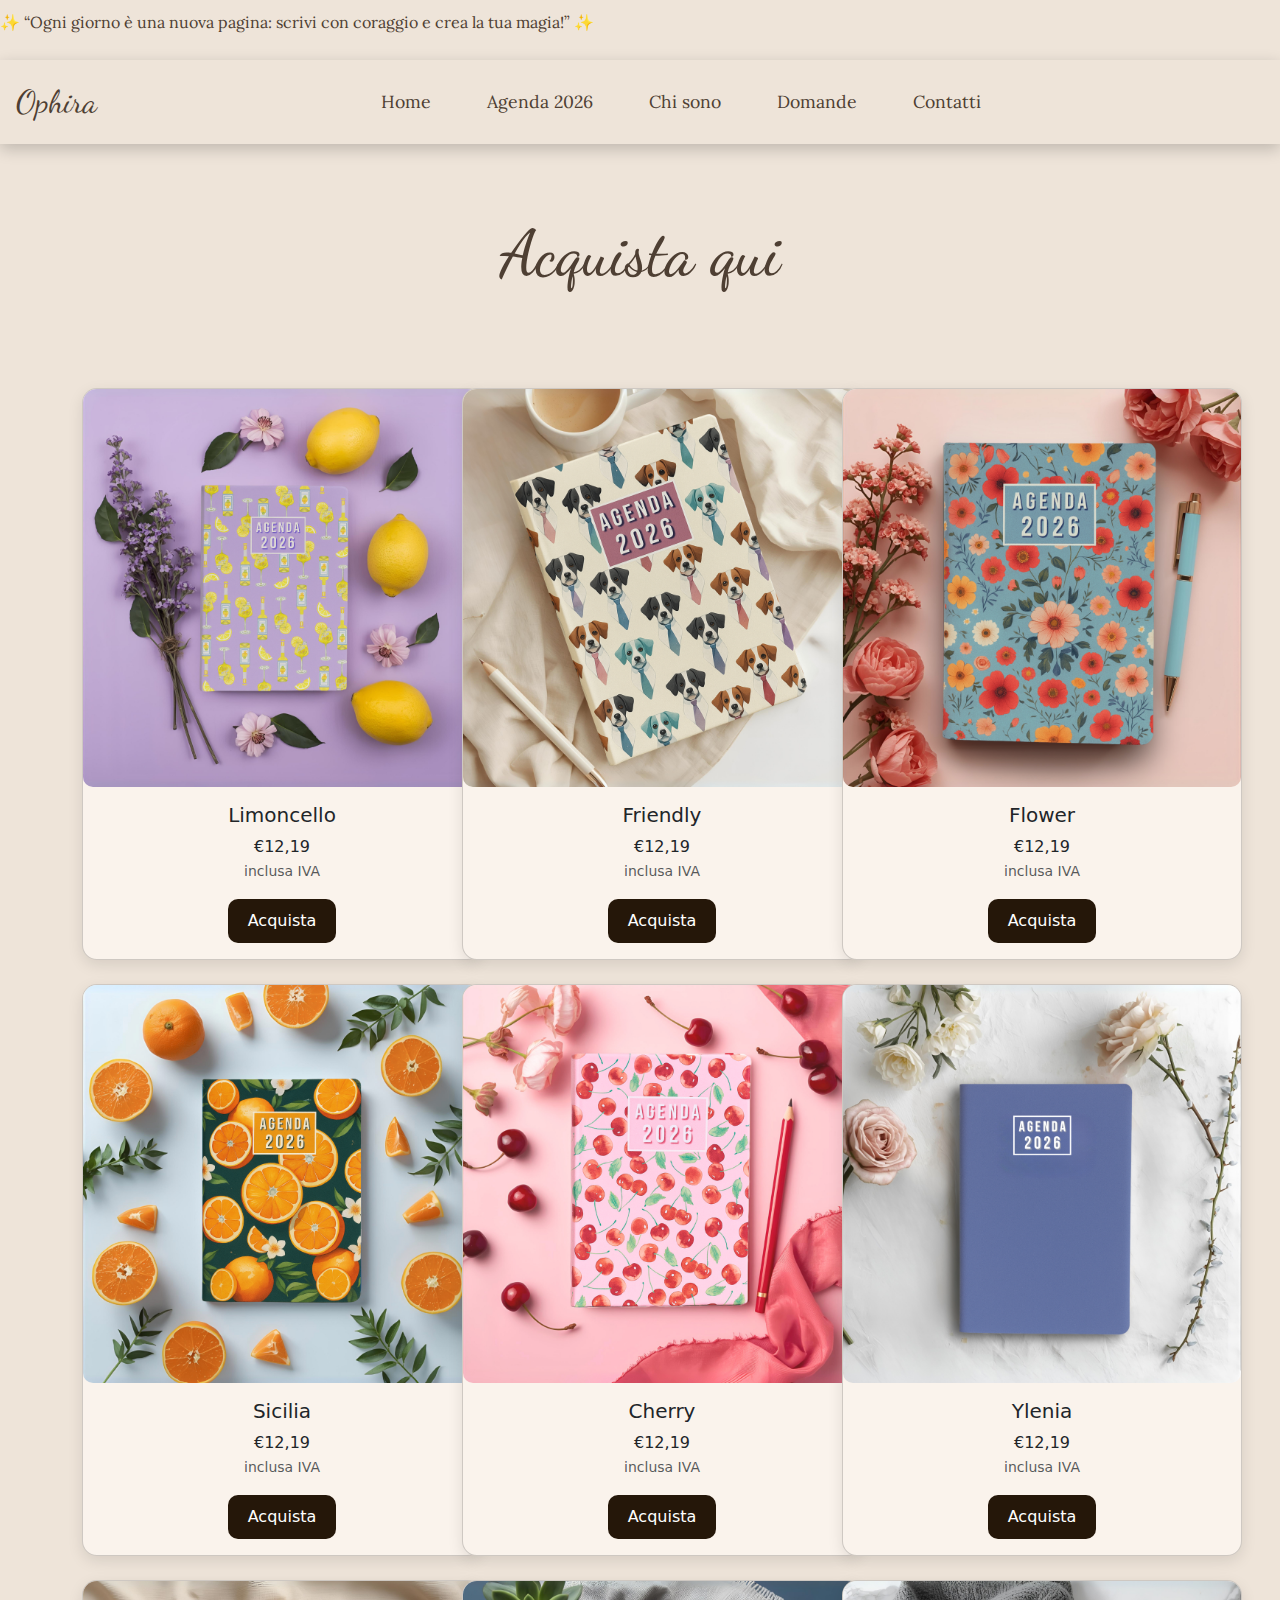
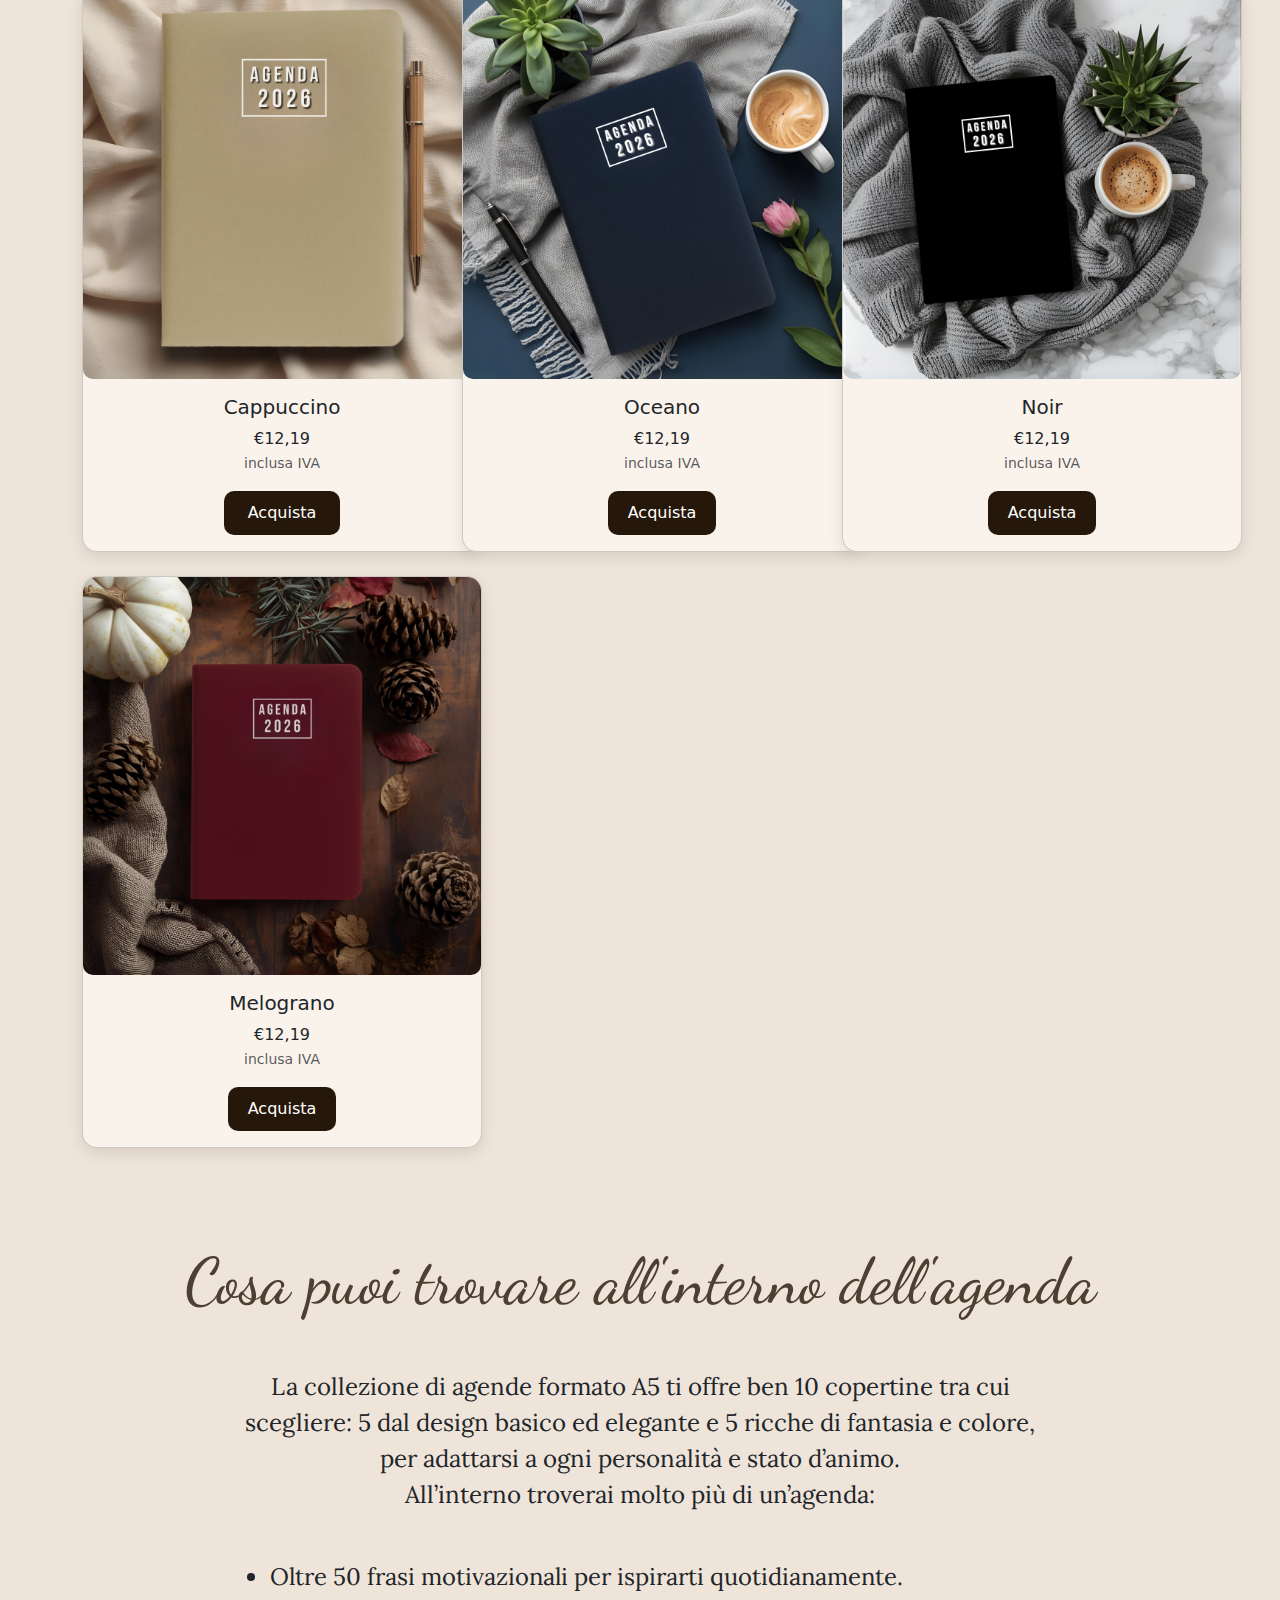
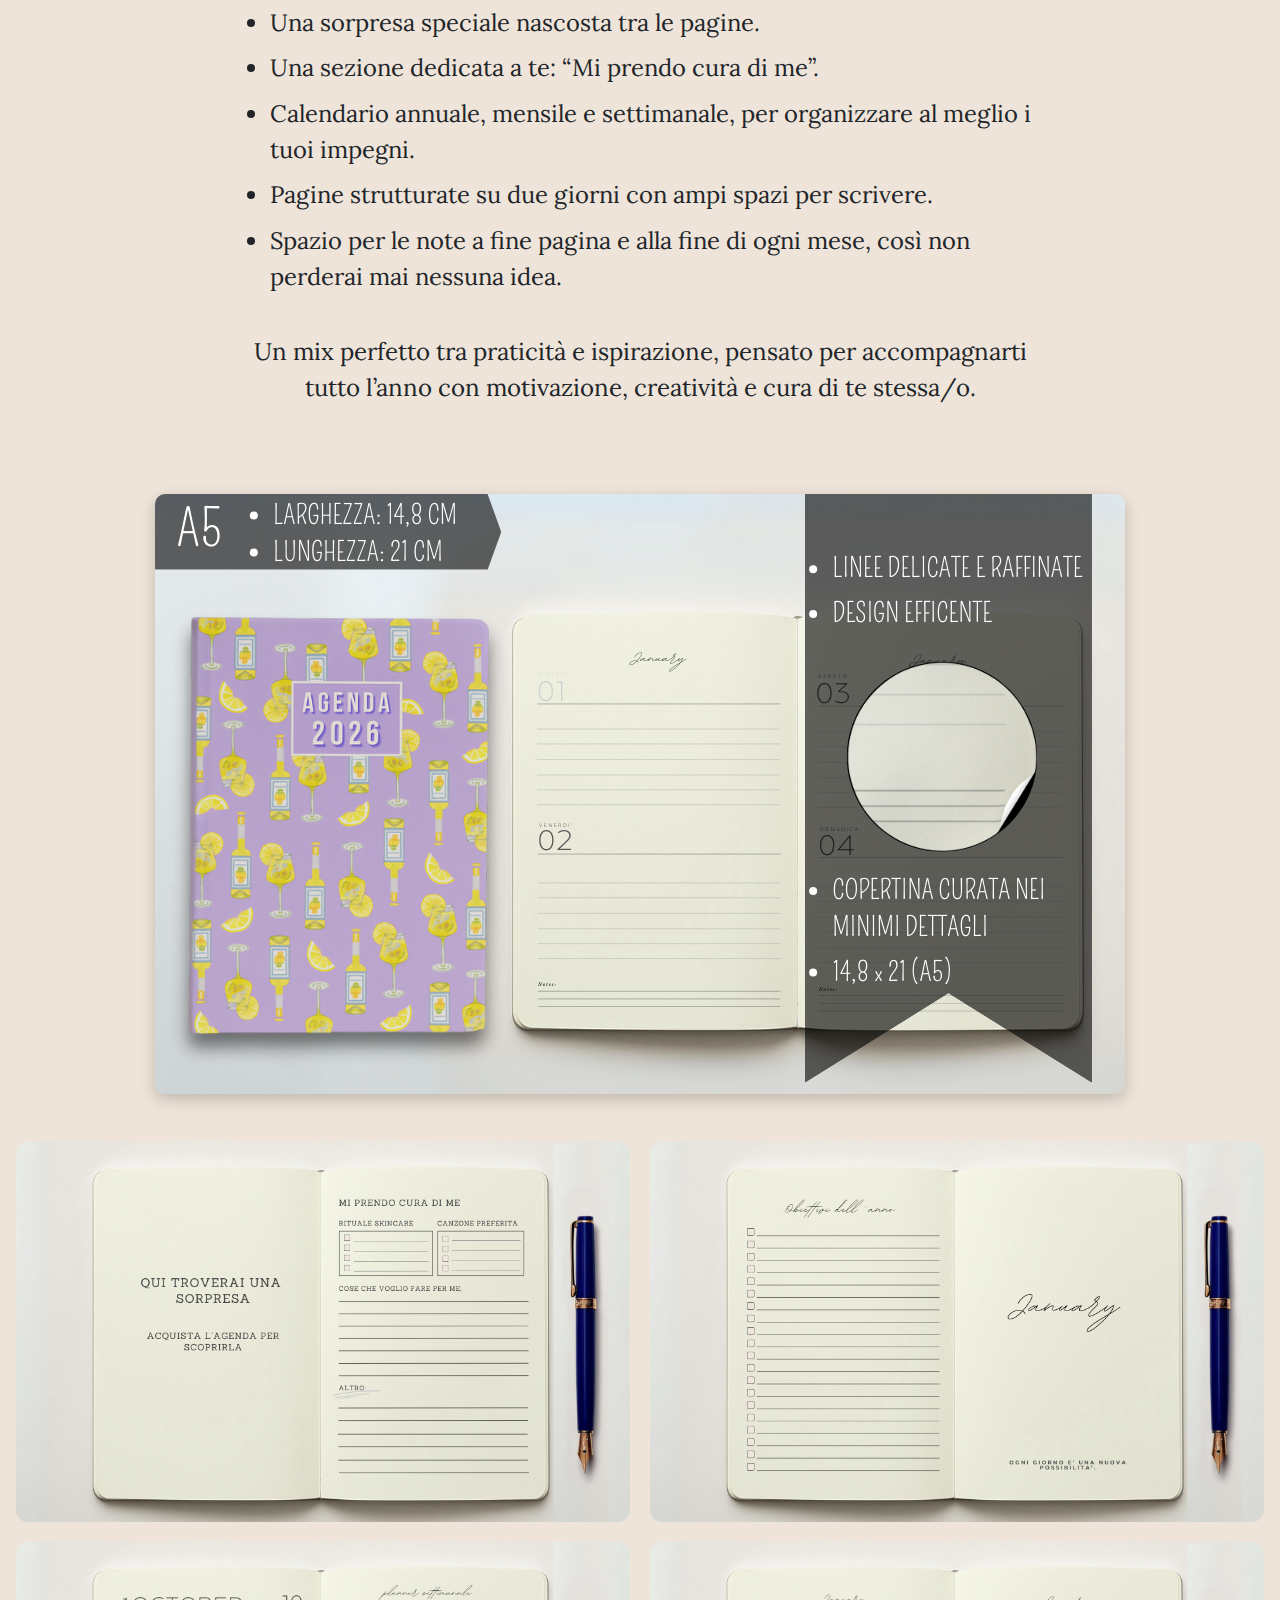
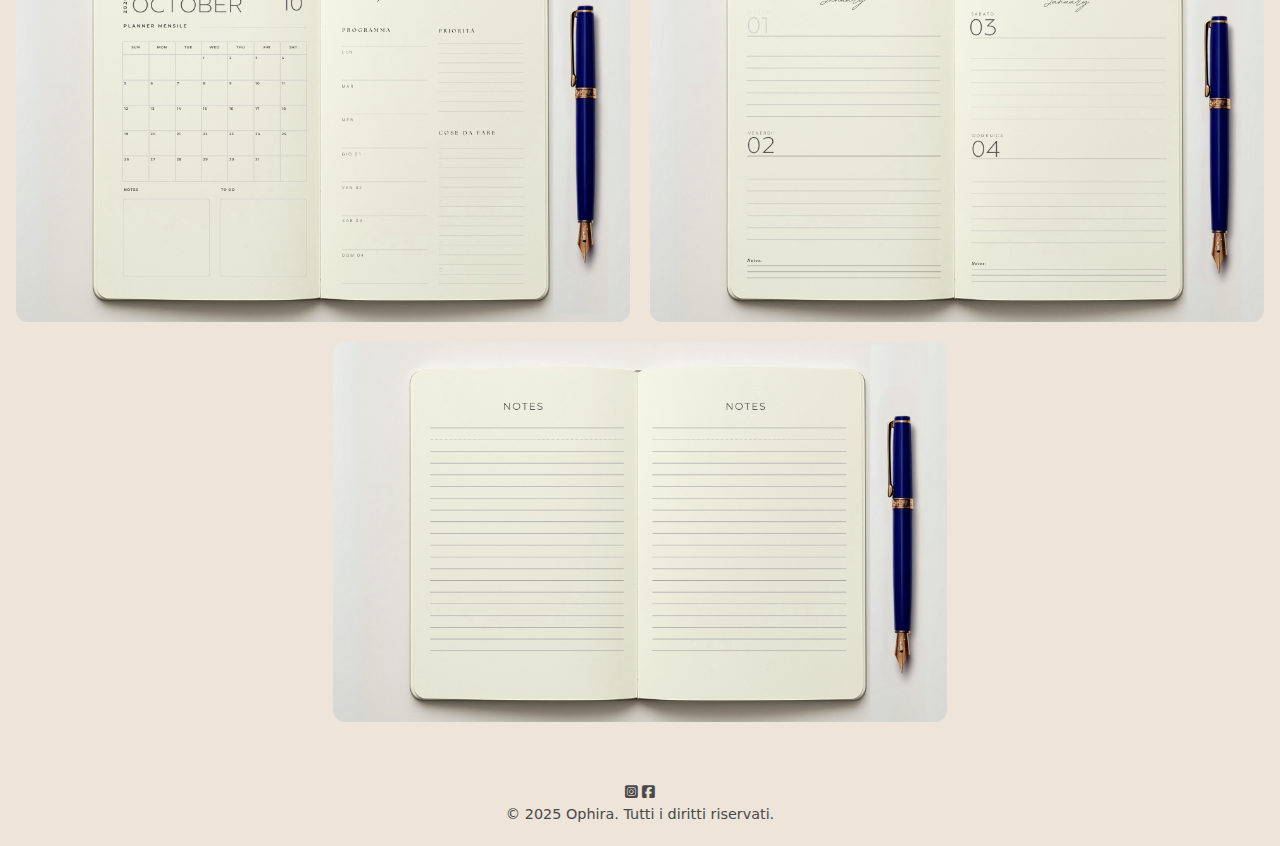
<file: Agenda2026.html>
<!DOCTYPE html>
<html lang="it">
<head>
  <meta charset="UTF-8">
  <meta name="viewport" content="width=device-width, initial-scale=1.0">
  <title>Agenda 2026 Ophira</title>

  <!-- Bootstrap 5 -->
  <link href="https://cdn.jsdelivr.net/npm/bootstrap@5.3.3/dist/css/bootstrap.min.css" rel="stylesheet">
  <link rel="preconnect" href="https://fonts.googleapis.com">
<link rel="preconnect" href="https://fonts.gstatic.com" crossorigin>
<link href="https://fonts.googleapis.com/css2?family=Dancing+Script:wght@400..700&display=swap" rel="stylesheet">
<link rel="stylesheet" href="https://cdnjs.cloudflare.com/ajax/libs/font-awesome/6.5.0/css/all.min.css">
<link rel="preconnect" href="https://fonts.googleapis.com">
    <link rel="preconnect" href="https://fonts.gstatic.com" crossorigin>
    <link href="https://fonts.googleapis.com/css2?family=Lora:ital,wght@0,400..700;1,400..700&display=swap" rel="stylesheet">
    <link href="https://cdn.jsdelivr.net/npm/bootstrap@5.3.3/dist/css/bootstrap.min.css" rel="stylesheet">


  <link rel="stylesheet" href="style.css">

</head>

<body>
<div class="scrolling-text">
  <p>✨ “Ogni giorno è una nuova pagina: scrivi con coraggio e crea la tua magia!” ✨</p>
</div>
<header>
  <section>
<nav class="navbar navbar-expand-lg">
  <div class="container-fluid">
    <button class="navbar-toggler" type="button" data-bs-toggle="collapse" data-bs-target="#navbarNav"
      aria-controls="navbarNav" aria-expanded="false" aria-label="Toggle navigation">
      <span class="navbar-toggler-icon"></span>
    </button>

    <a class="navbar-brand mx-auto mx-lg-0" href="#">Ophira</a>


    <div class="collapse navbar-collapse justify-content-center" id="navbarNav">
      <ul class="navbar-nav">
        <li class="nav-item"><a class="nav-link" href="index.html">Home</a></li>
        <li class="nav-item"><a class="nav-link" href="Agenda2026.html">Agenda 2026</a></li>
        <li class="nav-item"><a class="nav-link" href="chisono.html">Chi sono</a></li>
        <li class="nav-item"><a class="nav-link" href="Domande.html">Domande</a></li>
        <li class="nav-item"><a class="nav-link" href="index.html#Contatti">Contatti</a></li>
      </ul>
    </div>
  </div>
</nav>


<br><br>
<br>
<h3 id="Shop">Acquista qui</h3>
<br>
<br>


  </section>
  <main class="container py-5">
    <div class="row g-4 justify-content-left">

      <!-- Card 1 -->
      <div class="col-12 col-sm-6 col-md-4">
        <div class="card h-100">
          <img src="img/12.png" class="card-img-top" alt="Limoncello">
          <div class="card-body">
            <h5 class="card-title">Limoncello</h5>
            <p class="card-price">€12,19 <br><small class="text-muted">inclusa IVA</small></p>
            <a href="https://www.amazon.it/dp/B0FQ1D3GXJ" class="btn btn-primary" target="_blank">Acquista</a>
          </div>
        </div>
      </div>

      <!-- Card 2 -->
      <div class="col-12 col-sm-6 col-md-4">
        <div class="card h-100">
          <img src="img/20.png" class="card-img-top" alt="Friendly">
          <div class="card-body">
            <h5 class="card-title">Friendly</h5>
            <p class="card-text">€12,19<br><small class="text-muted">inclusa IVA</small></p>
            <a href="https://www.amazon.it/dp/B0FQ1X9WHY" class="btn btn-primary" target="_blank">Acquista</a>
          </div>
        </div>
      </div>
<!-- Card 3 -->
      <div class="col-12 col-sm-6 col-md-4">
        <div class="card h-100">
          <img src="img/6.png" class="card-img-top" alt="Flower">
          <div class="card-body">
            <h5 class="card-title">Flower</h5>
            <p class="card-text">€12,19<br><small class="text-muted">inclusa IVA</small></p>
            <a href="https://www.amazon.it/dp/B0FQ2Z3M2J" class="btn btn-primary" target="_blank">Acquista</a>
          </div>
        </div>
      </div>
      <!-- Card 4 -->
      <div class="col-12 col-sm-6 col-md-4">
        <div class="card h-100">
          <img src="img/27.png" class="card-img-top" alt="Sicilia">
          <div class="card-body">
            <h5 class="card-title">Sicilia</h5>
            <p class="card-text">€12,19<br><small class="text-muted">inclusa IVA</small></p>
            <a href="https://www.amazon.it/dp/B0FQ2ZFK9H" class="btn btn-primary" target="_blank">Acquista</a>
          </div>
        </div>
      </div>

      <!-- Card 5 -->
      <div class="col-12 col-sm-6 col-md-4">
        <div class="card h-100">
          <img src="img/17.png" class="card-img-top" alt="Cherry">
          <div class="card-body">
            <h5 class="card-title">Cherry</h5>
            <p class="card-text">€12,19<br><small class="text-muted">inclusa IVA</small></p>
            <a href="https://www.amazon.it/dp/B0FQHZ8TS2" class="btn btn-primary" target="_blank">Acquista</a>
          </div>
        </div>
      </div>

      <!-- Card 6 -->
      <div class="col-12 col-sm-6 col-md-4">
        <div class="card h-100">
          <img src="img/31.png" class="card-img-top" alt="Ylenia">
          <div class="card-body">
            <h5 class="card-title">Ylenia</h5>
            <p class="card-text">€12,19<br><small class="text-muted">inclusa IVA</small></p>
            <a href="https://www.amazon.it/dp/B0FQ5Y6Z77" class="btn btn-primary" target="_blank">Acquista</a>
          </div>
        </div>
      </div>

      <!-- Card 7 -->
      <div class="col-12 col-sm-6 col-md-4">
        <div class="card h-100">
          <img src="img/47.png" class="card-img-top" alt="Cappuccino">
          <div class="card-body">
            <h5 class="card-title">Cappuccino</h5>
            <p class="card-text">€12,19<br><small class="text-muted">inclusa IVA</small></p>
            <a href="https://www.amazon.it/dp/B0FQ67MT9Q" class="btn btn-primary" target="_blank">Acquista</a>
          </div>
        </div>
      </div>
      <!-- Card 8 -->
      <div class="col-12 col-sm-6 col-md-4">
        <div class="card h-100">
          <img src="img/41.png" class="card-img-top" alt="Oceano">
          <div class="card-body">
            <h5 class="card-title">Oceano</h5>
            <p class="card-text">€12,19<br><small class="text-muted">inclusa IVA</small></p>
            <a href="https://www.amazon.it/dp/B0FQ3317BM" class="btn btn-primary" target="_blank">Acquista</a>
          </div>
        </div>
      </div>
      <!-- Card 9 -->
      <div class="col-12 col-sm-6 col-md-4">
        <div class="card h-100">
          <img src="img/63.png" class="card-img-top" alt="Noir">
          <div class="card-body">
            <h5 class="card-title">Noir</h5>
            <p class="card-text">€12,19<br><small class="text-muted">inclusa IVA</small></p>
            <a href="https://www.amazon.it/dp/B0FQ61W6QL" class="btn btn-primary" target="_blank">Acquista</a>
          </div>
        </div>
      </div>
      <!-- Card 10 -->
      <div class="col-12 col-sm-6 col-md-4">
        <div class="card h-100">
          <img src="img/25.png" class="card-img-top" alt="Melograno">
          <div class="card-body">
            <h5 class="card-title">Melograno</h5>
            <p class="card-text">€12,19<br><small class="text-muted">inclusa IVA</small></p>
            <a href="https://www.amazon.it/dp/B0FQ324FWZ" class="btn btn-primary" target="_blank">Acquista</a>
          </div>
        </div>
      </div>
      
    </div>
  </main>
  <br>
  <br>
  <h3 id="Shop">Cosa puoi trovare all'interno dell'agenda</h3>
  <br>
  <br>

  <div id="dettagli1" class="text-center">
  <p>
    La collezione di agende formato A5 ti offre ben 10 copertine tra cui scegliere: 5 dal design basico ed elegante e 5 ricche di fantasia e colore, per adattarsi a ogni personalità e stato d’animo.
    <br> All’interno troverai molto più di un’agenda:
  </p>
  <ul class="text-start d-inline-block">
    <li>Oltre 50 frasi motivazionali per ispirarti quotidianamente.</li>
    <li>Una sorpresa speciale nascosta tra le pagine.</li>
    <li>Una sezione dedicata a te: “Mi prendo cura di me”.</li>
    <li>Calendario annuale, mensile e settimanale, per organizzare al meglio i tuoi impegni.</li>
    <li>Pagine strutturate su due giorni con ampi spazi per scrivere.</li>
    <li>Spazio per le note a fine pagina e alla fine di ogni mese, così non perderai mai nessuna idea.</li>
  </ul>
<br>
  <p>
    Un mix perfetto tra praticità e ispirazione, pensato per accompagnarti tutto l’anno con motivazione, creatività e cura di te stessa/o.
  </p>
</div>
<br>
<br>

<br>
  <img src="img/17.1.png" alt="Descrizione immagine" id="Informazioni">
  <br>
  <br>

<div class="image-grid">
  <img src="img/13.1.png" alt="Descrizione immagine">
  <img src="img/15.1.png" alt="Descrizione immagine">
  <img src="img/12.1.png" alt="Descrizione immagine">
  <img src="img/11.1.png" alt="Descrizione immagine">
  <img src="img/14.1.png" alt="Descrizione immagine">
</div>
<footer id="Contatti">
<i class="fa-brands fa-square-instagram"></i>
<i class="fa-brands fa-square-facebook"></i>
<br>
&copy; 2025 Ophira. Tutti i diritti riservati.
</footer>


  <!-- Bootstrap JS -->
  <script src="https://cdn.jsdelivr.net/npm/bootstrap@5.3.3/dist/js/bootstrap.bundle.min.js"></script>
</body>
</html>
</file>
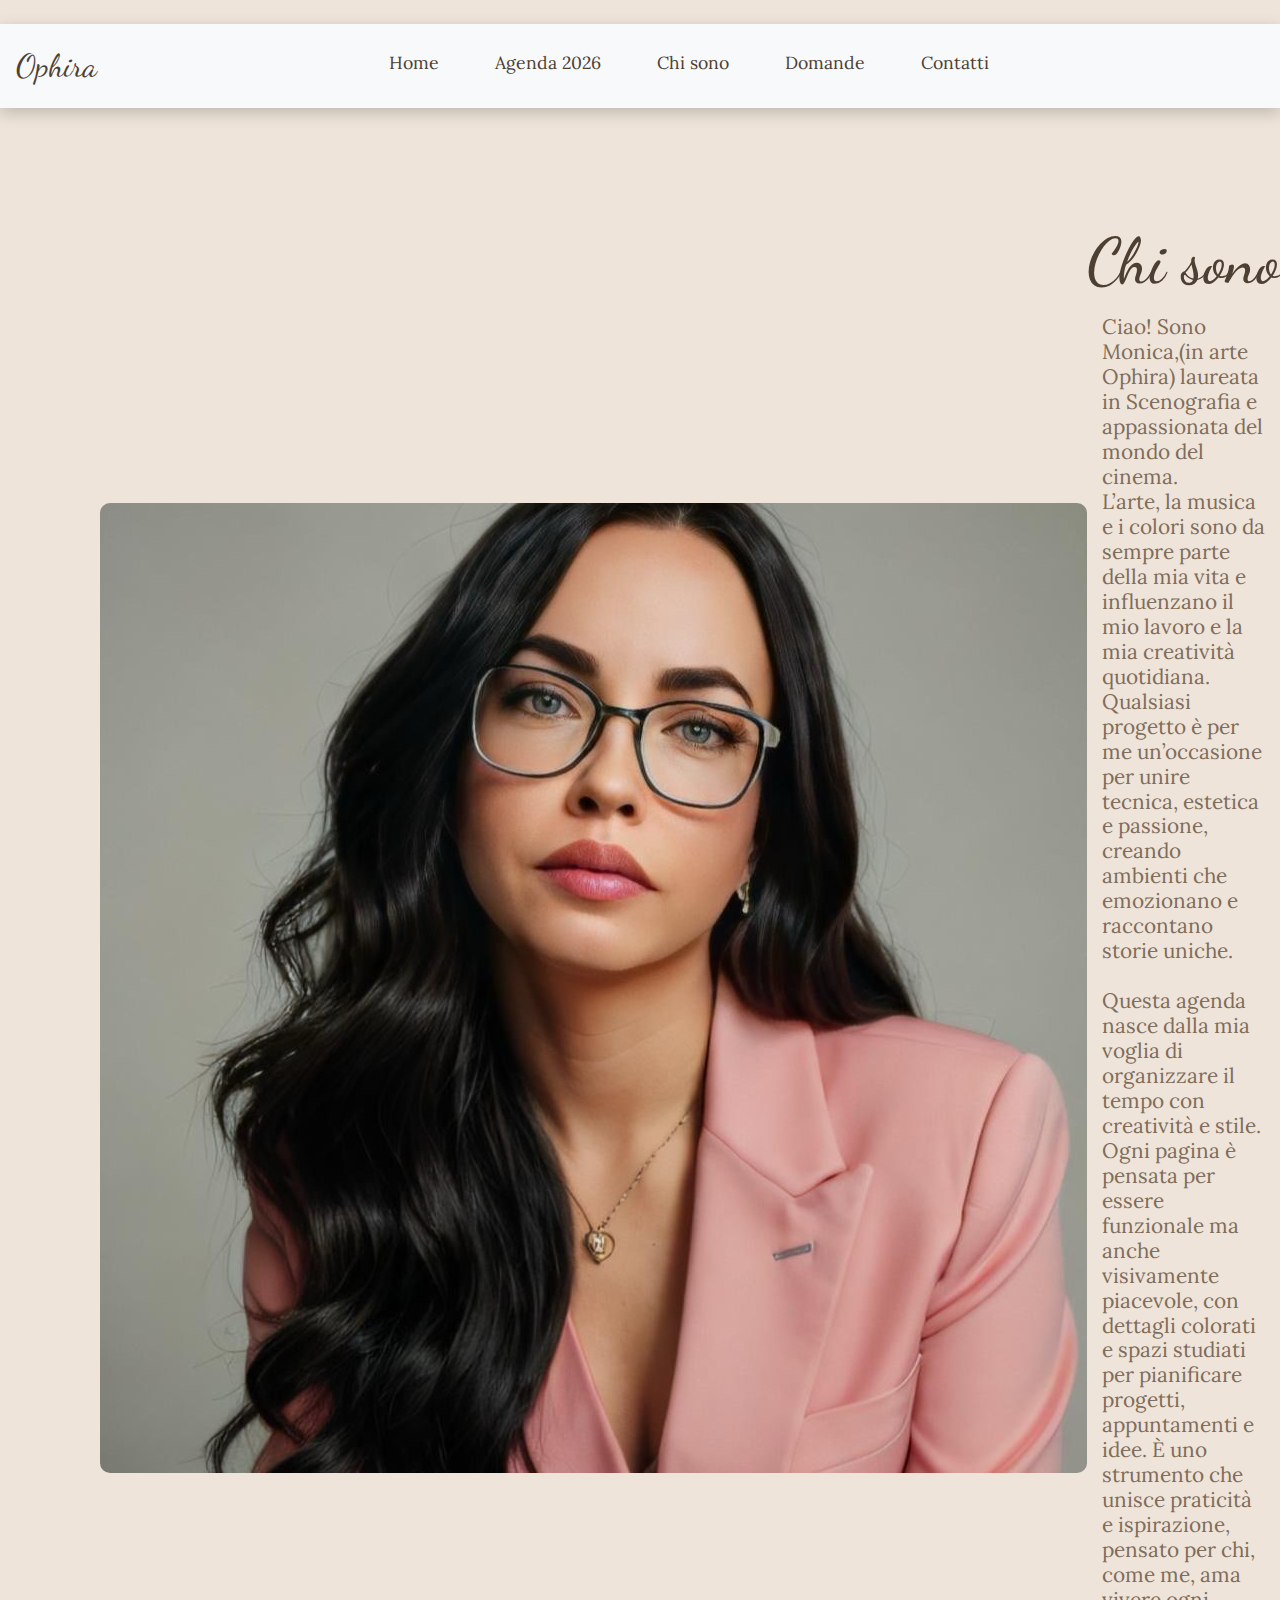
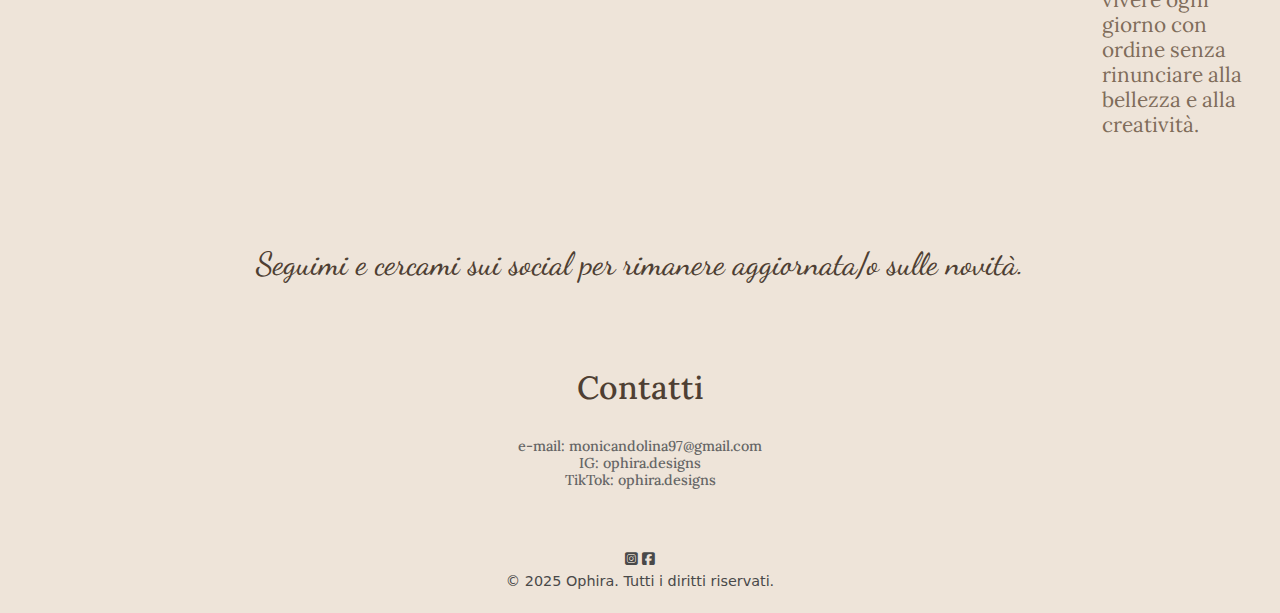
<file: chisono.html>
<!DOCTYPE html>
<html lang="en">
<head>
    <meta charset="UTF-8">
    <meta name="viewport" content="width=device-width, initial-scale=1.0">
    <title>Agenda 2026 Ophira</title>
    <link rel="preconnect" href="https://fonts.googleapis.com">
<link rel="preconnect" href="https://fonts.gstatic.com" crossorigin>
<link href="https://fonts.googleapis.com/css2?family=Dancing+Script:wght@400..700&display=swap" rel="stylesheet">
    <script src="https://stackpath.bootstrapcdn.com/bootstrap/5.1.3/js/bootstrap.bundle.min.js"></script>
    <link rel="preconnect" href="https://fonts.googleapis.com">
    <link rel="preconnect" href="https://fonts.gstatic.com" crossorigin>
    <link href="https://fonts.googleapis.com/css2?family=Lora:ital,wght@0,400..700;1,400..700&display=swap" rel="stylesheet">
    <link href="https://cdn.jsdelivr.net/npm/bootstrap@5.3.3/dist/css/bootstrap.min.css" rel="stylesheet">
    <link rel="stylesheet" href="https://cdnjs.cloudflare.com/ajax/libs/font-awesome/6.5.0/css/all.min.css">
    <link rel="stylesheet" href="style.css">
</head>
<body>
<section>
  <br>
  
      <nav class="navbar navbar-expand-lg navbar-light bg-light">
 <a class="navbar-brand" href="#">Ophira</a>
  <button class="navbar-toggler" type="button" data-toggle="collapse" data-target="#navbarSupportedContent" aria-controls="navbarSupportedContent" aria-expanded="false" aria-label="Toggle navigation">
    <span class="navbar-toggler-icon"></span>
  </button>

  <div class="collapse navbar-collapse" id="navbarSupportedContent">
    <ul class="navbar-nav mr-auto">
      <li class="nav-item active">
        <a class="nav-link" href="index.html">Home <span class="sr-only"></span></a>
      </li>
      <li class="nav-item">
        <a class="nav-link" href="Agenda2026.html">Agenda 2026</a>
      </li>
      <li class="nav-item">
        <a class="nav-link" href="chisono.html">Chi sono</a>
      </li>
      <br>
      <li class="nav-item">
        <a class="nav-link" href="Domande.html">Domande</a>
      </li>
      <br>
      <li class="nav-item">
        <a class="nav-link" href="#Contatti">Contatti</a>
      </li>
     <br>
     <br>
    </ul>
  </div>
</nav>
<br>
<br>
<br>

  </section>
  <br>
  <div class="box1">
  <img src="img/Monica.jpg" alt="chisono">
  <div class="text">
    <h3>Chi sono</h3>
    <h4>Ciao! Sono Monica,(in arte Ophira) laureata in Scenografia e appassionata del mondo del cinema.
        <br>
    L’arte, la musica e i colori sono da sempre parte della mia vita e influenzano il mio lavoro e la mia creatività quotidiana. 
    <br>
    Qualsiasi progetto è per me un’occasione per unire tecnica, estetica e passione, creando ambienti che emozionano e raccontano storie uniche.
    <br>
    <br>
Questa agenda nasce dalla mia voglia di organizzare il tempo con creatività e stile. 
<br>
Ogni pagina è pensata per essere funzionale ma anche visivamente piacevole, con dettagli colorati e spazi studiati per pianificare progetti, appuntamenti e idee. È uno strumento che unisce praticità e ispirazione, pensato per chi, come me, ama vivere ogni giorno con ordine senza rinunciare alla bellezza e alla creatività.</h4>
  </div>
  
</div>
<br>
<br>
<br>

<h2>Seguimi e cercami sui social per rimanere aggiornata/o sulle novità.</h2>
<br>
<br>

<h3 id="Contatti">Contatti</h3>
<h4>
e-mail: monicandolina97@gmail.com
<br>
IG: ophira.designs
<br>
TikTok: ophira.designs
<br>
</h4>


<footer id="Contatti">
<i class="fa-brands fa-square-instagram"></i>
<i class="fa-brands fa-square-facebook"></i>
<br>
&copy; 2025 Ophira. Tutti i diritti riservati.
</footer>




</body>
</html>
</file>
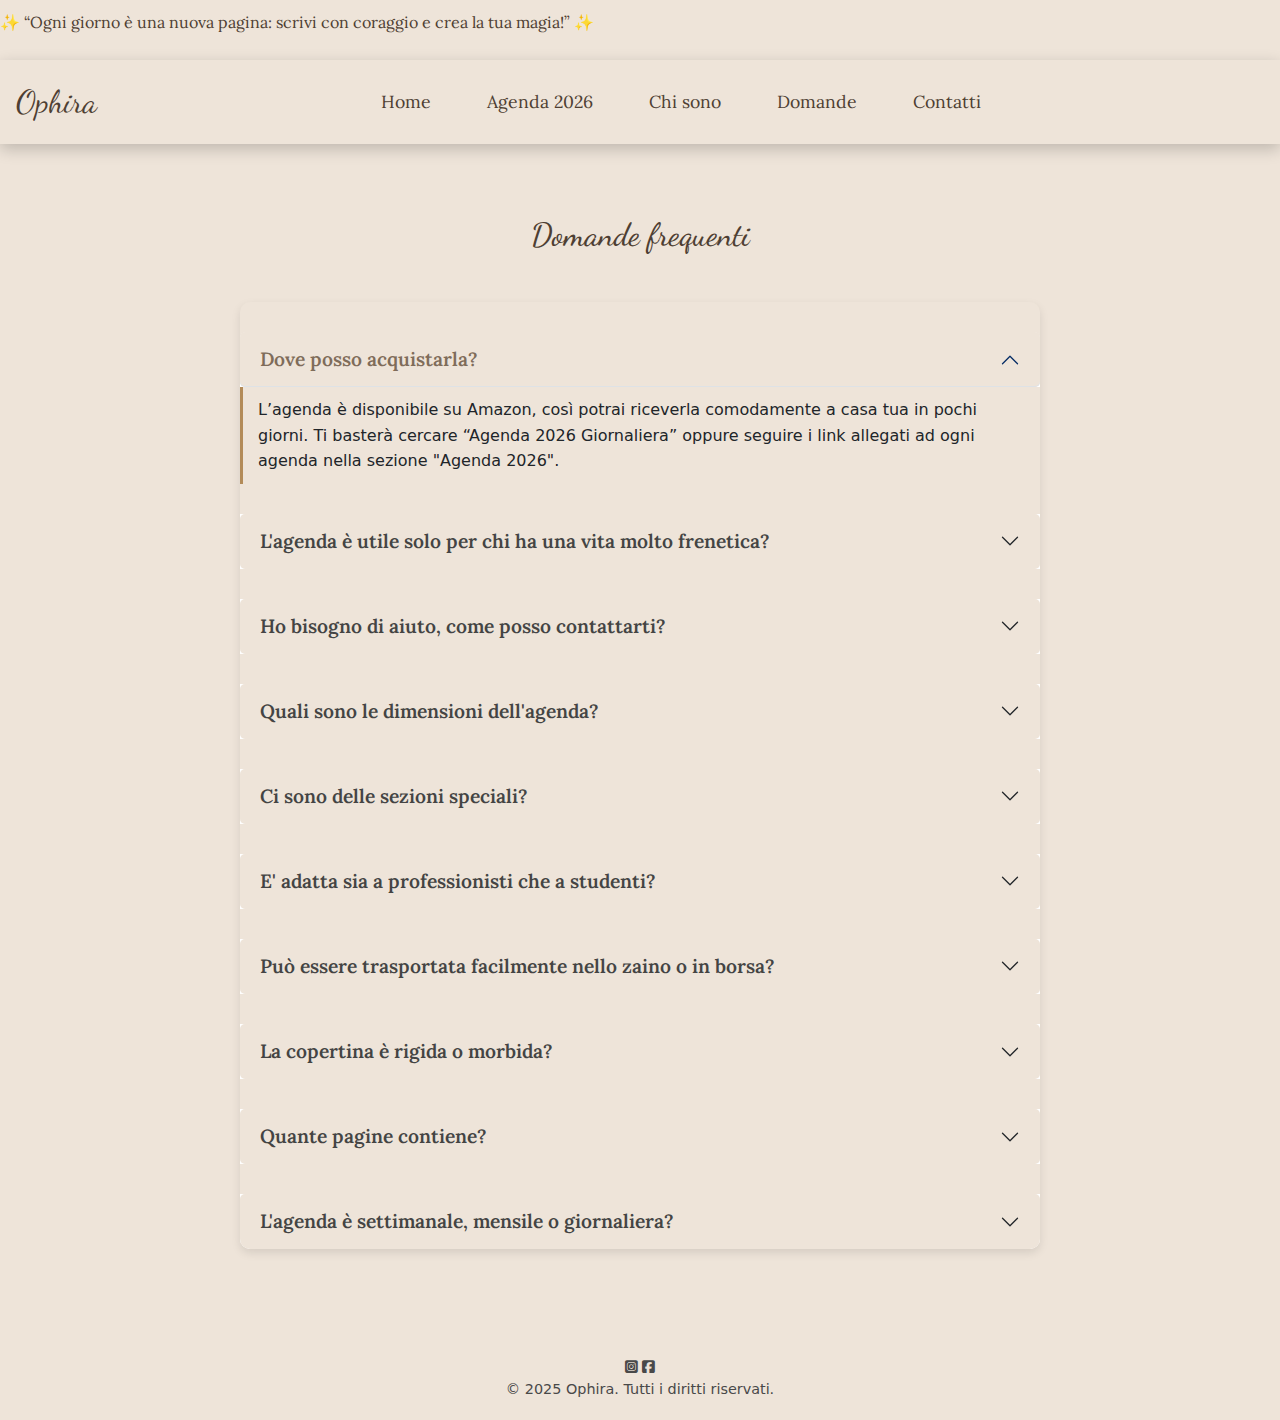
<file: Domande.html>
<!DOCTYPE html>
<html lang="en">
<head>
  <meta charset="UTF-8">
  <meta name="viewport" content="width=device-width, initial-scale=1.0">
  <title>Agenda 2026 Ophira</title>

  <!-- Google Fonts -->
  <link rel="preconnect" href="https://fonts.googleapis.com">
  <link rel="preconnect" href="https://fonts.gstatic.com" crossorigin>
  <link href="https://fonts.googleapis.com/css2?family=Dancing+Script:wght@400..700&display=swap" rel="stylesheet">
  <link href="https://fonts.googleapis.com/css2?family=Lora:ital,wght@0,400..700;1,400..700&display=swap" rel="stylesheet">
  <link rel="stylesheet" href="https://cdnjs.cloudflare.com/ajax/libs/font-awesome/6.5.0/css/all.min.css">

  <!-- Bootstrap 5 -->
  <link href="https://cdn.jsdelivr.net/npm/bootstrap@5.3.3/dist/css/bootstrap.min.css" rel="stylesheet">

  <!-- Stile personalizzato -->
  <link rel="stylesheet" href="style.css">
</head>

<body>
  <div class="scrolling-text">
  <p>✨ “Ogni giorno è una nuova pagina: scrivi con coraggio e crea la tua magia!” ✨</p>
</div>
  <!-- NAVBAR -->
<nav class="navbar navbar-expand-lg">
  <div class="container-fluid">
    <button class="navbar-toggler" type="button" data-bs-toggle="collapse" data-bs-target="#navbarNav"
      aria-controls="navbarNav" aria-expanded="false" aria-label="Toggle navigation">
      <span class="navbar-toggler-icon"></span>
    </button>

    <a class="navbar-brand mx-auto mx-lg-0" href="#">Ophira</a>


    <div class="collapse navbar-collapse justify-content-center" id="navbarNav">
      <ul class="navbar-nav">
        <li class="nav-item"><a class="nav-link" href="index.html">Home</a></li>
        <li class="nav-item"><a class="nav-link" href="Agenda2026.html">Agenda 2026</a></li>
        <li class="nav-item"><a class="nav-link" href="chisono.html">Chi sono</a></li>
        <li class="nav-item"><a class="nav-link" href="Domande.html">Domande</a></li>
        <li class="nav-item"><a class="nav-link" href="index.html#Contatti">Contatti</a></li>
      </ul>
    </div>
  </div>
</nav>


  <!-- CONTENUTO -->
  <main class="container py-5">
    <br>
    <h2 class="mb-4 text-center">Domande frequenti</h2>
    <br>

    <div class="accordion" id="accordionExample">
      <div class="accordion-item">
        <h3 class="accordion-header" id="headingOne">
          <button class="accordion-button" type="button" data-bs-toggle="collapse"
            data-bs-target="#collapseOne" aria-expanded="true" aria-controls="collapseOne">
            Dove posso acquistarla?
          </button>
        </h3>
        <div id="collapseOne" class="accordion-collapse collapse show" data-bs-parent="#accordionExample">
          <div class="accordion-body">
            L’agenda è disponibile su Amazon, così potrai riceverla comodamente a casa tua in pochi giorni. Ti basterà cercare “Agenda 2026 Giornaliera” oppure seguire i link allegati ad ogni agenda nella sezione "Agenda 2026".
          </div>
        </div>
      </div>
      <div class="accordion-item">
        <h3 class="accordion-header" id="headingTwo">
          <button class="accordion-button collapsed" type="button" data-bs-toggle="collapse"
            data-bs-target="#collapseTwo" aria-expanded="false" aria-controls="collapseTwo">
            L'agenda è utile solo per chi ha una vita molto frenetica?
          </button>
        </h3>
        <div id="collapseTwo" class="accordion-collapse collapse" data-bs-parent="#accordionExample">
          <div class="accordion-body">
            Assolutamente no: è pensata per adattarsi a diversi stili di vita, anche per chi vuole semplicemente
            organizzare meglio il proprio tempo.
          </div>
        </div>
      </div>
      <div class="accordion-item">
        <h3 class="accordion-header" id="headingThree">
          <button class="accordion-button collapsed" type="button" data-bs-toggle="collapse"
            data-bs-target="#collapseThree" aria-expanded="false" aria-controls="collapseThree">
            Ho bisogno di aiuto, come posso contattarti?
          </button>
        </h3>
        <div id="collapseThree" class="accordion-collapse collapse" data-bs-parent="#accordionExample">
          <div class="accordion-body">
           Puoi scrivermi direttamente all’indirizzo monicandolina97@gmail.com
Sarò felice di risponderti e aiutarti per qualsiasi dubbio o curiosità.
          </div>
        </div>
      </div>
      <div class="accordion-item">
        <h3 class="accordion-header" id="headingFour">
          <button class="accordion-button collapsed" type="button" data-bs-toggle="collapse"
            data-bs-target="#collapseFour" aria-expanded="false" aria-controls="collapseFour">
           Quali sono le dimensioni dell'agenda?
          </button>
        </h3>
        <div id="collapseFour" class="accordion-collapse collapse" data-bs-parent="#accordionExample">
          <div class="accordion-body">
            L’agenda ha una dimensione A5 (14,8 x 21 cm): abbastanza compatta da portare ovunque, ma allo stesso tempo spaziosa per scrivere comodamente ogni giorno.
        </div>
      </div>
      </div>
      <div class="accordion-item">
        <h3 class="accordion-header" id="headingFive">
          <button class="accordion-button collapsed" type="button" data-bs-toggle="collapse"
            data-bs-target="#collapseFive" aria-expanded="false" aria-controls="collapseFive">
            Ci sono delle sezioni speciali?
          </button>
        </h3>
        <div id="collapseFive" class="accordion-collapse collapse" data-bs-parent="#accordionExample">
          <div class="accordion-body">
            Sì! 🌸
Oltre alle classiche pagine giornaliere, troverai sezioni dedicate alla crescita personale, alla motivazione e al benessere. Nella sezione Agenda 2026 del sito puoi scoprire tutti i dettagli.
        </div>
      </div>
      </div>
<div class="accordion-item">
        <h3 class="accordion-header" id="headingSix">
          <button class="accordion-button collapsed" type="button" data-bs-toggle="collapse"
            data-bs-target="#collapseSix" aria-expanded="false" aria-controls="collapseSix">
            E' adatta sia a professionisti che a studenti?
          </button>
        </h3>
        <div id="collapseSix" class="accordion-collapse collapse" data-bs-parent="#accordionExample">
          <div class="accordion-body">
            Certo! È stata pensata per adattarsi a diverse esigenze:
- i professionisti possono usarla per pianificare progetti, riunioni e obiettivi;
- gli studenti possono organizzare lezioni, esami e attività quotidiane.
        </div>
      </div>
</div>
      <div class="accordion-item">
        <h3 class="accordion-header" id="headingSeven">
          <button class="accordion-button collapsed" type="button" data-bs-toggle="collapse"
            data-bs-target="#collapseSeven" aria-expanded="false" aria-controls="collapseSeven">
            Può essere trasportata facilmente nello zaino o in borsa?
          </button>
        </h3>
        <div id="collapseSeven" class="accordion-collapse collapse" data-bs-parent="#accordionExample">
          <div class="accordion-body">
            Sì.
Grazie al formato compatto A5 e alla copertina morbida, l’agenda entra facilmente in borsa o nello zaino senza occupare troppo spazio.
          </div>
        </div>
      </div>
      <div class="accordion-item">
        <h3 class="accordion-header" id="headingEight">
          <button class="accordion-button collapsed" type="button" data-bs-toggle="collapse"
            data-bs-target="#collapseEight" aria-expanded="false" aria-controls="collapseEight">
            La copertina è rigida o morbida?
          </button>
        </h3>
        <div id="collapseEight" class="accordion-collapse collapse" data-bs-parent="#accordionExample">
          <div class="accordion-body">
            La copertina è morbida: questo la rende più leggera e pratica da portare sempre con te, pur rimanendo resistente e piacevole al tatto.
          </div>
        </div>
      </div>
<div class="accordion-item">
        <h3 class="accordion-header" id="headingNine">
          <button class="accordion-button collapsed" type="button" data-bs-toggle="collapse"
            data-bs-target="#collapseNine" aria-expanded="false" aria-controls="collapseNine">
          Quante pagine contiene?
          </button>
        </h3>
        <div id="collapseNine" class="accordion-collapse collapse" data-bs-parent="#accordionExample">
          <div class="accordion-body">
           L’agenda contiene 164 fogli, che equivalgono a 328 pagine fronte/retro.
Avrai quindi tutto lo spazio che ti serve per un anno intero di organizzazione e creatività.
          </div>
        </div>
      </div>
<div class="accordion-item">
        <h3 class="accordion-header" id="headingTen">
          <button class="accordion-button collapsed" type="button" data-bs-toggle="collapse"
            data-bs-target="#collapseTen" aria-expanded="false" aria-controls="collapseTen">
          L'agenda è settimanale, mensile o giornaliera?
          </button>
        </h3>
        <div id="collapseTen" class="accordion-collapse collapse" data-bs-parent="#accordionExample">
          <div class="accordion-body">
           È principalmente giornaliera, così ogni giorno ha il giusto spazio dedicato.
In più, troverai anche delle pagine speciali per la pianificazione settimanale e mensile, così potrai avere una visione d’insieme dei tuoi obiettivi.
          </div>
        </div>
      </div>


      <!-- Puoi continuare con le altre domande, ma ricorda:
           ogni "accordion-item" deve avere ID UNICO per il collapse e per l’header. -->
    </div>
  </main>

  <footer id="Contatti">
<i class="fa-brands fa-square-instagram"></i>
<i class="fa-brands fa-square-facebook"></i>
<br>
&copy; 2025 Ophira. Tutti i diritti riservati.
</footer>


  <!-- Bootstrap JS -->
  <script src="https://cdn.jsdelivr.net/npm/bootstrap@5.3.3/dist/js/bootstrap.bundle.min.js"></script>
</body>
</html>
</file>
<file: style.css>
body {
  background-color: #eee4d9;  /* colore a tua scelta */
}


/* Navbar senza contenitore */
.navbar {
  display: flex ;
  padding: 0.8rem 1rem;
  justify-content: center; /* centra il contenuto */
  background-color: transparent;
  box-shadow: 0 5px 15px rgba(0,0,0,0.2);
}

/* Rimuove limiti di container */
.navbar .container,
.navbar .container-fluid {
  margin: 0;
  padding: 0;
  max-width: 100%;
}

/* Lista della navbar centrata */
.navbar-nav {
  display: flex;
  justify-content: center;
  width: 100%;
}

/* Link della navbar */
.navbar-nav .nav-link {
  position: relative;
  font-size: 1.1rem;
  font-family: "Lora", serif;
  color: #4e3f33;
  padding: 0.5rem 1rem;
  transition: color 0.3s ease;
  margin: 0 20px;
}

/* Linea sotto il link al passaggio */
.navbar-nav .nav-link::after {
  content: "";
  position: absolute;
  left: 0;
  bottom: 0;
  width: 0%;
  height: 2px;
  background-color: #000; /* colore della linea */
  transition: width 0.3s ease;
}

/* Effetto hover + attivo */
.navbar-nav .nav-link:hover::after,
.navbar-nav .nav-link.active::after {
  width: 100%;
}

/* Cambia colore al passaggio */
.navbar-nav .nav-link:hover {
  color: #000;
}

.navbar-brand {
    color: #4e3f33;
            text-align: center;
           font-family: "Dancing script", cursive;
            font-size: 2em;

}




.sr-only {
  position: absolute;
  width: 1px;
  height: 1px;
  margin: -1px;
  padding: 0;
  overflow: hidden;
  clip: rect(0, 0, 0, 0);
  white-space: nowrap;
  border: 0;
}

 



        
form {
  max-width: 600px;
  margin: 0 auto;
  background-color: #fff;
  padding: 30px 40px;
  border-radius: 8px;
  box-shadow: 0 0 15px rgba(0, 0, 0, 0.05);
}

/* Etichette */
label {
  display: block;
  margin-bottom: 8px;
  font-weight: 600;
  color: #4a3f35;
}

/* Gruppi */
.form-group {
  margin-bottom: 25px;
}

/* Input, select, textarea */
input.form-control,
select.form-control,
textarea.form-control {
  width: 100%;
  padding: 12px 15px;
  font-size: 16px;
  border: 1px solid #ccc;
  border-radius: 6px;
  background-color: #fff;
  transition: border-color 0.3s ease, box-shadow 0.3s ease;
}

input.form-control:focus,
select.form-control:focus,
textarea.form-control:focus {
  border-color: #c2a27e;
  box-shadow: 0 0 5px rgba(194, 162, 126, 0.4);
  outline: none;
}

/* Multiple select specific */
select[multiple] {
  height: auto;
  min-height: 100px;
}

/* Responsive */
@media (max-width: 600px) {
  form {
    padding: 20px;
  }

  input.form-control,
  select.form-control,
  textarea.form-control {
    font-size: 15px;
  }
}


/* Sezione principale */

form#Contattaci {
  align-content: center;
  margin: auto 20px;
}

#Contattaci form {
  display: flex;
  flex-direction: column;
  gap: 20px;
  text-align: center;
  align-content: center;
}


.form-group label {
  font-weight: 600;
  color: #333;
  margin-bottom: 6px;
  text-align: center;
  display: block;
}

/* Campi input e textarea */
.form-control {
  width: 100%;
  padding: 12px 15px;
  font-size: 16px;
  border: 2px solid #ccc;
  border-radius: 6px;
  box-sizing: border-box;
  transition: border-color 0.3s ease, box-shadow 0.3s ease;
}

.form-control:focus {
  border-color: #007bff;
  box-shadow: 0 0 5px rgba(0,123,255,0.3);
  outline: none;
}

h1 {
            color: #4e3f33;
            text-align: center;
           font-family: "Dancing script", cursive;
            font-size: 4em;
        }

h2 {
            color: #4e3f33;
            text-align: center;
           font-family: "Dancing script", cursive;
            font-size: 2em;
        }

/* Testi piccoli */
.form-text {
  font-size: 12px;
  color: #666;
  min-height: 14px;
}

 h3 {
            color: #4e3f33;
            margin: 30px 0 10px;
            text-align: center;
            font-size: 2em;
            font-family: "Lora", serif;
        }

        h4 {
            color: #666666;
            margin: 30px 0 10px;
            text-align: center;
            font-size: 0.9em;
            font-family: "Lora", serif;
        }

/* Footer */
footer {
  margin-top: 40px;
  padding: 20px 0;
  color: #494949;
  font-size: 0.9em;
  text-align: center;
}

/* --- Sezione immagini + testo --- */
.row img {
  width: 100%;          /* riempie la colonna */
  height: auto;         /* mantiene proporzioni */
  border-radius: 10px;  /* angoli arrotondati */
  display: block;
  margin: 0 auto;       /* centra su schermi piccoli */
}

/* Contenitore testo */
.row .text-content {
  padding: 15px;
  text-align: center;   /* testo centrato anche su desktop */
}

/* Titolo grande */
.row .col-md-6 h3 {
  margin: 10px 0;
  font-size: 3rem;
  color: #4e3f33;
  font-family: "Dancing Script", cursive;
}

/* Sottotitolo */
.row .col-md-6 h4 {
  margin: 15px 0;
  font-weight: 400;
  font-size: 1.4rem;
  color: #7f6c5a;
  font-family: "Lora", serif;
  line-height: 1.6;
}

/* Spazio extra tra le sezioni */
.row + .row {
  margin-top: 40px;
}


/* Stile dell'accordion */
.accordion {
    max-width: 800px;   /* larghezza massima dell'accordion */
    margin: 0 auto;     /* centra orizzontalmente */
    border-radius: 10px;
    overflow: hidden;
    box-shadow: 0 4px 10px rgba(0,0,0,0.1);
    background-color: #eee4d9; 
    
}

/* Accordion item */
.accordion-item {
    border: none;       /* rimuove bordi standard di Bootstrap */
    margin-bottom: 0px;
}

/* Header del pulsante */
.accordion-button {
    background-color: #eee4d9; 
    color: #444;
    font-size: 1.2rem;
    font-weight: 600;
    border-radius: 5px;
    transition: background-color 0.3s ease, color 0.3s ease;
}

.accordion-button:hover {
    background-color: #eee4d9;  /* leggero color crema */
    color: #b38b59;           /* dorato elegante */
}

/* Pulsante quando chiuso */
.accordion-button:not(.collapsed) {
   background-color: #eee4d9; 
    color: #7f6c5a !important;
}
.accordion-button:focus {
    box-shadow: none !important; 
}

/* Corpo dell'accordion */
.accordion-body {
    background-color: #eee4d9; 
    font-size: 1rem;
    line-height: 1.6;
    padding: 10px 15px;
    border-left: 3px solid #b38b59; /* decorazione dorata a sinistra */
}

/* Responsive */
@media (max-width: 600px) {
    .accordion {
        width: 95%;
    }

    .accordion-button {
        font-size: 1rem;
    }

    .accordion-body {
        font-size: 0.95rem;
    }
}


#carouselExampleIndicators .carousel-item {
  display: flex;
  justify-content: center; /* Centra orizzontalmente */
  align-items: center;     /* Centra verticalmente */
  height: 1000px;           /* Altezza fissa (puoi modificarla) */
}

#carouselExampleIndicators .carousel-item img {
  max-height: 100%;
  width: auto;
}


/* ===== Card quadrate ===== */
.card {
    width: 400px;
    height: auto;
    border-radius: 15px;
    box-shadow: 0 5px 15px rgba(0,0,0,0.1);
    overflow: hidden;
    transition: transform 0.3s, box-shadow 0.3s;
    align-items: center;
    justify-content: center;
    text-align: center;
    background-color: #faf3ec;
}

.card:hover {
    transform: translateY(-5px);
    box-shadow: 0 10px 20px rgba(0,0,0,0.2);
}

.card-img-top {
    width: 100%;
    height: 80%; /* l’immagine occupa il 60% della card */
    object-fit: cover;
}

.card-body {
    height: 40%; /* il resto dello spazio per titolo e testo */
    display: flex;
    flex-direction: column;
    justify-content: space-between;
}

.btn-primary {
    background-color: #251709; /* nuovo colore (borgogna scuro) */
    color: #fff;               /* testo bianco */
    border: none;              /* elimina bordo */
    padding: 10px 20px;        /* dimensione bottone */
    border-radius: 10px;       /* angoli arrotondati */
    transition: background-color 0.3s;
}

.btn-primary:hover {
    background-color: #4b1c1c; /* colore hover leggermente più chiaro */
}

#miaImmagine {
  max-width: 100%;           /* larghezza */
  height: auto;          /* altezza proporzionale */
  border-radius: 10px;   /* angoli arrotondati */
  display: block;        /* utile per centratura */
  margin: 0 auto;        /* centra orizzontalmente */
  box-shadow: 0 5px 15px rgba(0,0,0,0.2); /* ombra */
}

#dettagli1 {
    text-align: left; /* centra tutto il contenuto */
    max-width: 800px;   /* opzionale: limita larghezza per leggibilità */
    margin: 0 auto;
    font-family: "Lora", serif;
    font-size: 1.5em;
}

#dettagli1 ul {
    list-style-type: disc;  /* puntini */
    padding-left: 30px;     /* distanza dei puntini dal bordo */
    margin: 30px auto;
    display: inline-block;  /* permette di centrare l'intero elenco */
    text-align: center;       /* testo dei punti allineato a sinistra */
    font-family: "Lora", serif;
    font-size: 0.9em;
}

#dettagli1 ul li {
    margin-bottom: 10px;    /* spazio tra i punti */
    font-family: "Lora", serif;
    font-size: 1.1em;
    text-align: left;
}

/* Contenitore per centrare il video */
video {
  display: block;       /* trasforma il video in block-level element */
  margin: 0 auto;       /* centra orizzontalmente */
  max-width: 90%;       /* mantiene il video responsive */
  height: auto;         /* mantiene proporzioni */
  border-radius: 8px;   /* opzionale: arrotonda gli angoli */
  box-shadow: 0 4px 10px rgba(0,0,0,0.2); /* opzionale: effetto ombra */
}

/* Se vuoi aggiungere spazio sopra e sotto il video */
video {
  margin: 40px auto;    /* 40px sopra e sotto, centrato orizzontalmente */
}

/* Contenitore a due colonne */
.image-grid {
  display: flex;
  gap: 20px;            /* distanza tra le immagini */
  justify-content: center;
  flex-wrap: wrap;       /* va a capo su schermi piccoli */
}

/* Stile delle immagini */
.image-grid img {
  width: 48%;            /* due immagini affiancate */
  border-radius: 12px;
  cursor: default;
  transition: transform 0.3s ease, box-shadow 0.3s ease;
}

/* Piccolo effetto al passaggio del mouse */
.image-grid img:hover {
  transform: scale(1.02);
  box-shadow: 0 8px 24px rgba(0,0,0,0.2);
}

#Informazioni {
  max-width: 100%;          /* larghezza */
  height: auto;          /* altezza proporzionale */
  border-radius: 10px;   /* angoli arrotondati */
  display: block;        /* utile per centratura */
  margin: 0 auto;        /* centra orizzontalmente */
  box-shadow: 0 5px 15px rgba(0,0,0,0.2); /* ombra */
}

#Agenda2026 {
  max-width: 100%;            /* larghezza */
  height: auto;          /* altezza proporzionale */
  border-radius: 10px;   /* angoli arrotondati */
  display: block;        /* utile per centratura */
  margin: 0 auto;        /* centra orizzontalmente */
  
}

#Shop {
  margin: 0px;
    text-align: center;
  font-size: 4rem;
  color: #4e3f33;
  font-family: "Dancing script", cursive;
}


    /* Stile del link */
    a.dettagli {
      display: inline-block;
      padding: 0.5rem 1rem;
      text-decoration: none;
      background-color: #4e3f33;
      color: #fff;
      border-radius: 8px;
      transition: background-color 0.3s ease, transform 0.2s ease;
    }

    a.dettagli:hover {
      background-color: #4e3f33;
      transform: scale(1.05);
    }

    a.dettagli:active {
      background-color: #4e3f33;
      transform: scale(0.98);
    }
    
    #Cliccaqui {
       margin: 0px;
    text-align: center;
  font-size: 4rem;
  color: #4e3f33;
  font-family: "Dancing script", cursive;
    }


    .box1 {
  display: flex;             /* rende immagine e testo affiancati */
  align-items: center;       /* centra verticalmente il testo rispetto all'immagine */
  justify-content: flex-start;
  gap: 0;                 /* distanza tra immagine e testo */
  margin: 20px 0;
}

.box1 img {
  max-width: 100%;              /* larghezza fissa dell'immagine */
  height: auto;              /* mantiene proporzioni */
  border-radius: 10px;
  margin-left: 100px;       /* opzionale: angoli arrotondati */
}

.box1 .text {
  margin-left: 0;          /* testo attaccato all’immagine */
}

.box1 .text h3 {    
  margin: 0px;
    text-align: center;
  font-size: 4rem;
  color: #4e3f33;
  font-family: "Dancing script", cursive;
}

.box1 .text h4 {
  margin-top: 10px;
  margin: 15px;
  text-align: left;
  font-weight: 400;
  font-size: 1.3rem;
  color: #7f6c5a;
  font-family: "Lora", serif;
  
}


.scrolling-text {
  background-color: #eee4d9;
  overflow: hidden;
  white-space: nowrap;
}

.scrolling-text p {
  display: inline-block;
  padding: 10px 0;
  font-size: 1rem;
  font-family: "Lora", serif;
  color: #4e3f33;
  animation: scroll-left 20s linear infinite;
}

@keyframes scroll-left {
  0% {
    transform: translateX(100%);
  }
  100% {
    transform: translateX(-100%);
  }
}
</file>
